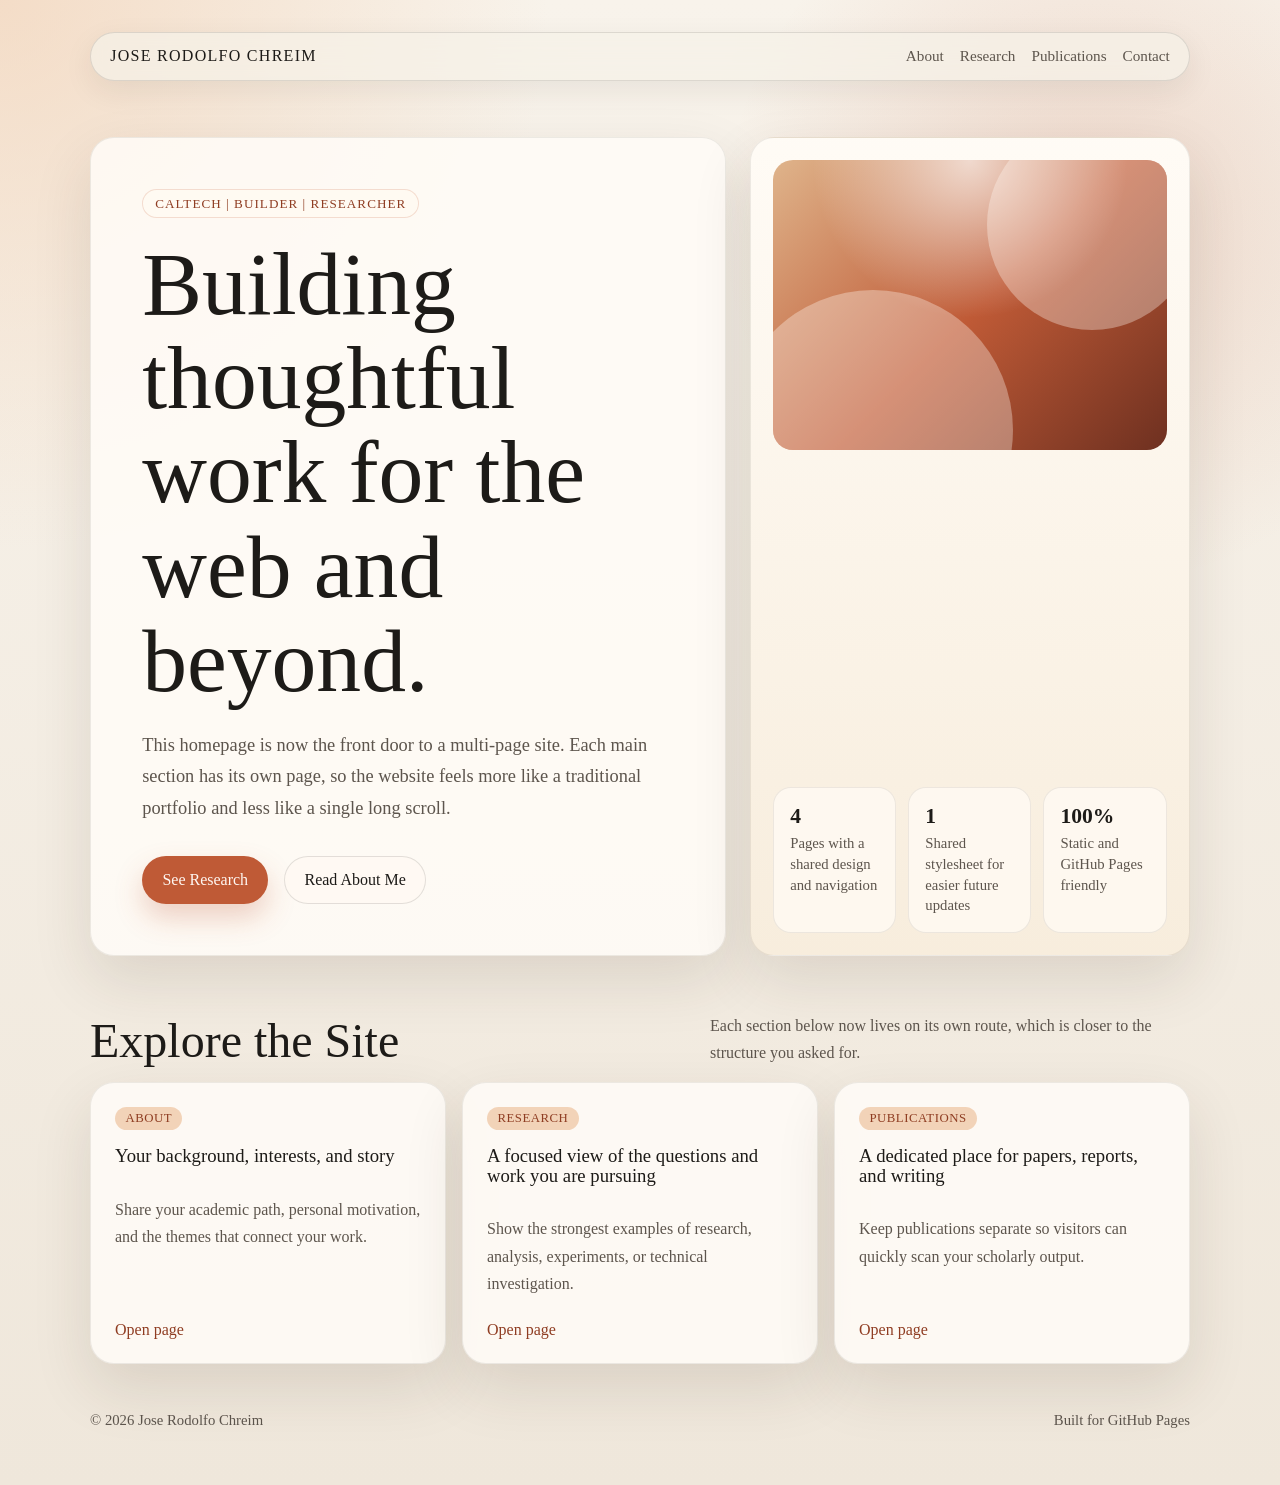
<file: index.html>
<!DOCTYPE html>
<html lang="en">
<head>
  <meta charset="UTF-8">
  <meta name="viewport" content="width=device-width, initial-scale=1.0">
  <meta
    name="description"
    content="Personal website for Jose Rodolfo Chreim featuring research, publications, background, and contact information."
  >
  <title>Jose Rodolfo Chreim</title>
  <link rel="stylesheet" href="/styles.css">
</head>
<body>
  <div class="page-shell">
    <header class="site-header">
      <a class="brand" href="/">Jose Rodolfo Chreim</a>
      <nav class="nav" aria-label="Primary">
        <a href="/about/">About</a>
        <a href="/research/">Research</a>
        <a href="/publications/">Publications</a>
        <a href="/contact/">Contact</a>
      </nav>
    </header>

    <main>
      <section class="hero">
        <div class="panel hero-copy reveal">
          <div class="eyebrow">Caltech | Builder | Researcher</div>
          <h1>Building thoughtful work for the web and beyond.</h1>
          <p>
            This homepage is now the front door to a multi-page site. Each main section has its own
            page, so the website feels more like a traditional portfolio and less like a single long scroll.
          </p>
          <div class="hero-actions">
            <a class="button button-primary" href="/research/">See Research</a>
            <a class="button button-secondary" href="/about/">Read About Me</a>
          </div>
        </div>

        <aside class="panel hero-card reveal reveal-delay-1" aria-label="Highlights">
          <div class="hero-art" role="presentation"></div>
          <div class="metric-strip">
            <div class="metric">
              <strong>4</strong>
              <span>Pages with a shared design and navigation</span>
            </div>
            <div class="metric">
              <strong>1</strong>
              <span>Shared stylesheet for easier future updates</span>
            </div>
            <div class="metric">
              <strong>100%</strong>
              <span>Static and GitHub Pages friendly</span>
            </div>
          </div>
        </aside>
      </section>

      <section>
        <div class="section-heading reveal reveal-delay-1">
          <h2>Explore the Site</h2>
          <p>
            Each section below now lives on its own route, which is closer to the structure you asked for.
          </p>
        </div>
        <div class="projects-grid">
          <article class="panel card project-card reveal reveal-delay-1">
            <span class="project-tag">About</span>
            <h3>Your background, interests, and story</h3>
            <p>
              Share your academic path, personal motivation, and the themes that connect your work.
            </p>
            <div class="project-links">
              <a href="/about/">Open page</a>
            </div>
          </article>

          <article class="panel card project-card reveal reveal-delay-2">
            <span class="project-tag">Research</span>
            <h3>A focused view of the questions and work you are pursuing</h3>
            <p>
              Show the strongest examples of research, analysis, experiments, or technical investigation.
            </p>
            <div class="project-links">
              <a href="/research/">Open page</a>
            </div>
          </article>

          <article class="panel card project-card reveal reveal-delay-3">
            <span class="project-tag">Publications</span>
            <h3>A dedicated place for papers, reports, and writing</h3>
            <p>
              Keep publications separate so visitors can quickly scan your scholarly output.
            </p>
            <div class="project-links">
              <a href="/publications/">Open page</a>
            </div>
          </article>
        </div>
      </section>
    </main>

    <footer class="site-footer">
      <span>&copy; <span id="year"></span> Jose Rodolfo Chreim</span>
      <span>Built for GitHub Pages</span>
    </footer>
  </div>

  <script src="/script.js"></script>
</body>
</html>
</file>
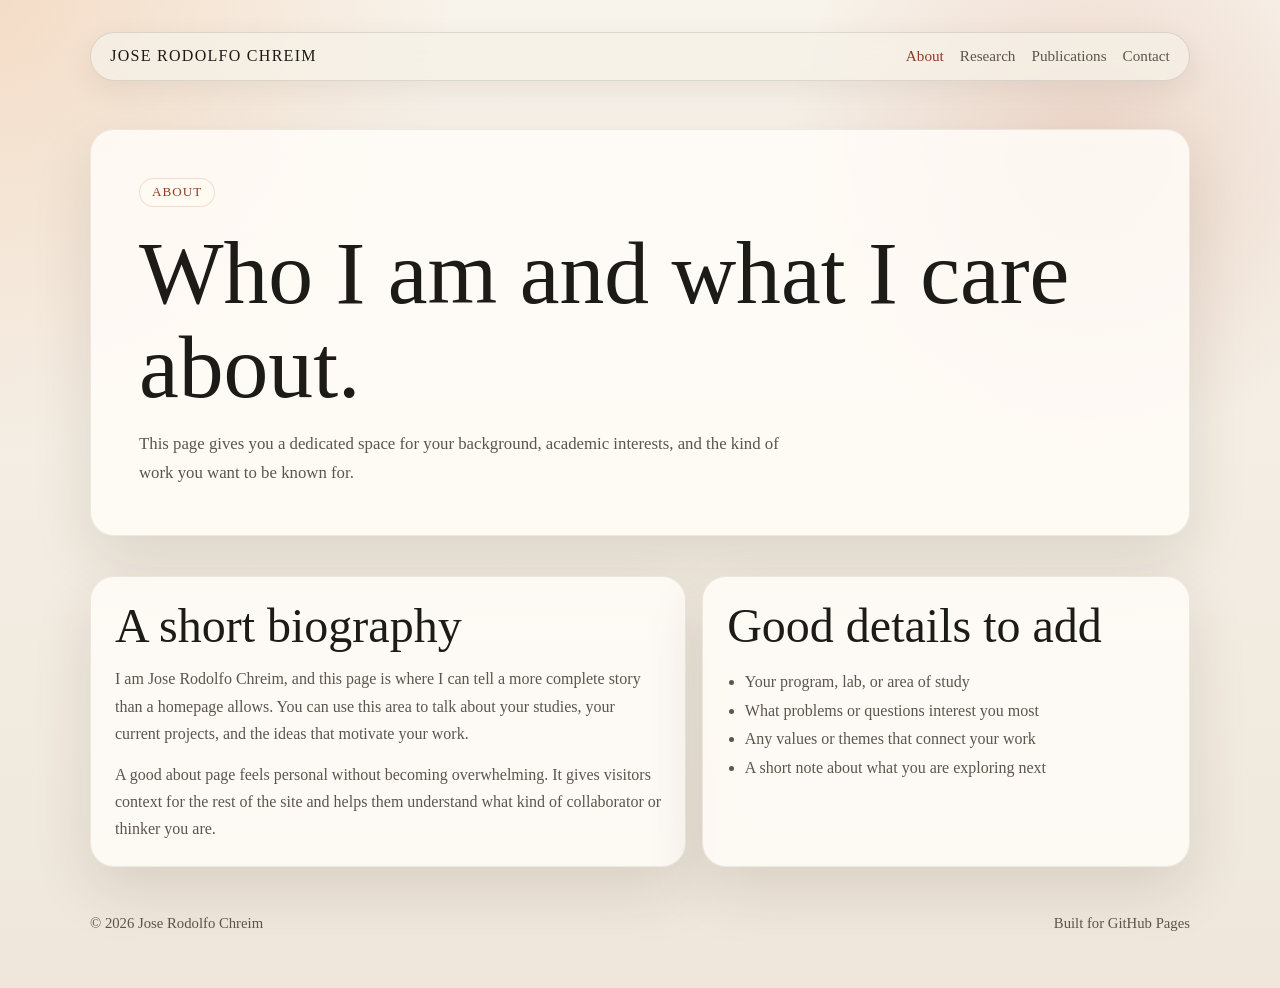
<file: about/index.html>
<!DOCTYPE html>
<html lang="en">
<head>
  <meta charset="UTF-8">
  <meta name="viewport" content="width=device-width, initial-scale=1.0">
  <meta
    name="description"
    content="About Jose Rodolfo Chreim."
  >
  <title>About | Jose Rodolfo Chreim</title>
  <link rel="stylesheet" href="/styles.css">
</head>
<body>
  <div class="page-shell">
    <header class="site-header">
      <a class="brand" href="/">Jose Rodolfo Chreim</a>
      <nav class="nav" aria-label="Primary">
        <a href="/about/">About</a>
        <a href="/research/">Research</a>
        <a href="/publications/">Publications</a>
        <a href="/contact/">Contact</a>
      </nav>
    </header>

    <main>
      <section class="page-intro reveal">
        <div class="panel">
          <div class="eyebrow">About</div>
          <h1>Who I am and what I care about.</h1>
          <p>
            This page gives you a dedicated space for your background, academic interests, and the kind
            of work you want to be known for.
          </p>
        </div>
      </section>

      <section>
        <div class="two-column-grid">
          <article class="panel card reveal reveal-delay-1">
            <h2>A short biography</h2>
            <p>
              I am Jose Rodolfo Chreim, and this page is where I can tell a more complete story than a
              homepage allows. You can use this area to talk about your studies, your current projects,
              and the ideas that motivate your work.
            </p>
            <p>
              A good about page feels personal without becoming overwhelming. It gives visitors context
              for the rest of the site and helps them understand what kind of collaborator or thinker you are.
            </p>
          </article>

          <aside class="panel card reveal reveal-delay-2">
            <h2>Good details to add</h2>
            <ul class="list">
              <li>Your program, lab, or area of study</li>
              <li>What problems or questions interest you most</li>
              <li>Any values or themes that connect your work</li>
              <li>A short note about what you are exploring next</li>
            </ul>
          </aside>
        </div>
      </section>
    </main>

    <footer class="site-footer">
      <span>&copy; <span id="year"></span> Jose Rodolfo Chreim</span>
      <span>Built for GitHub Pages</span>
    </footer>
  </div>

  <script src="/script.js"></script>
</body>
</html>
</file>
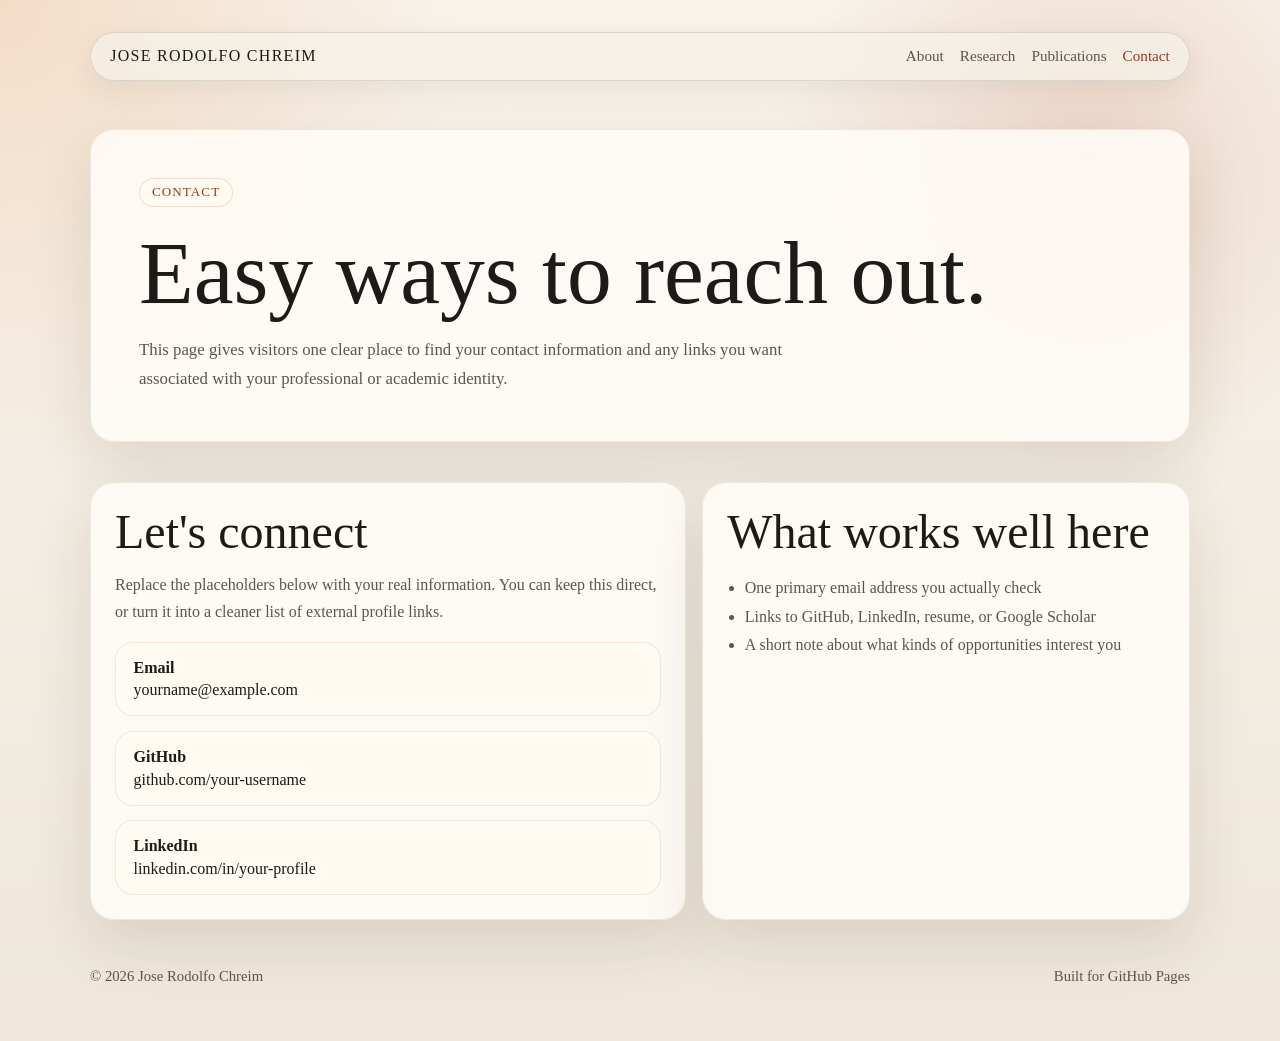
<file: contact/index.html>
<!DOCTYPE html>
<html lang="en">
<head>
  <meta charset="UTF-8">
  <meta name="viewport" content="width=device-width, initial-scale=1.0">
  <meta
    name="description"
    content="Contact Jose Rodolfo Chreim."
  >
  <title>Contact | Jose Rodolfo Chreim</title>
  <link rel="stylesheet" href="/styles.css">
</head>
<body>
  <div class="page-shell">
    <header class="site-header">
      <a class="brand" href="/">Jose Rodolfo Chreim</a>
      <nav class="nav" aria-label="Primary">
        <a href="/about/">About</a>
        <a href="/research/">Research</a>
        <a href="/publications/">Publications</a>
        <a href="/contact/">Contact</a>
      </nav>
    </header>

    <main>
      <section class="page-intro reveal">
        <div class="panel">
          <div class="eyebrow">Contact</div>
          <h1>Easy ways to reach out.</h1>
          <p>
            This page gives visitors one clear place to find your contact information and any links you
            want associated with your professional or academic identity.
          </p>
        </div>
      </section>

      <section>
        <div class="contact-grid">
          <article class="panel card reveal reveal-delay-1">
            <h2>Let&apos;s connect</h2>
            <p>
              Replace the placeholders below with your real information. You can keep this direct, or
              turn it into a cleaner list of external profile links.
            </p>
            <div class="contact-list">
              <div class="contact-item">
                <strong>Email</strong>
                <span>yourname@example.com</span>
              </div>
              <div class="contact-item">
                <strong>GitHub</strong>
                <span>github.com/your-username</span>
              </div>
              <div class="contact-item">
                <strong>LinkedIn</strong>
                <span>linkedin.com/in/your-profile</span>
              </div>
            </div>
          </article>

          <aside class="panel card reveal reveal-delay-2">
            <h2>What works well here</h2>
            <ul class="list">
              <li>One primary email address you actually check</li>
              <li>Links to GitHub, LinkedIn, resume, or Google Scholar</li>
              <li>A short note about what kinds of opportunities interest you</li>
            </ul>
          </aside>
        </div>
      </section>
    </main>

    <footer class="site-footer">
      <span>&copy; <span id="year"></span> Jose Rodolfo Chreim</span>
      <span>Built for GitHub Pages</span>
    </footer>
  </div>

  <script src="/script.js"></script>
</body>
</html>
</file>
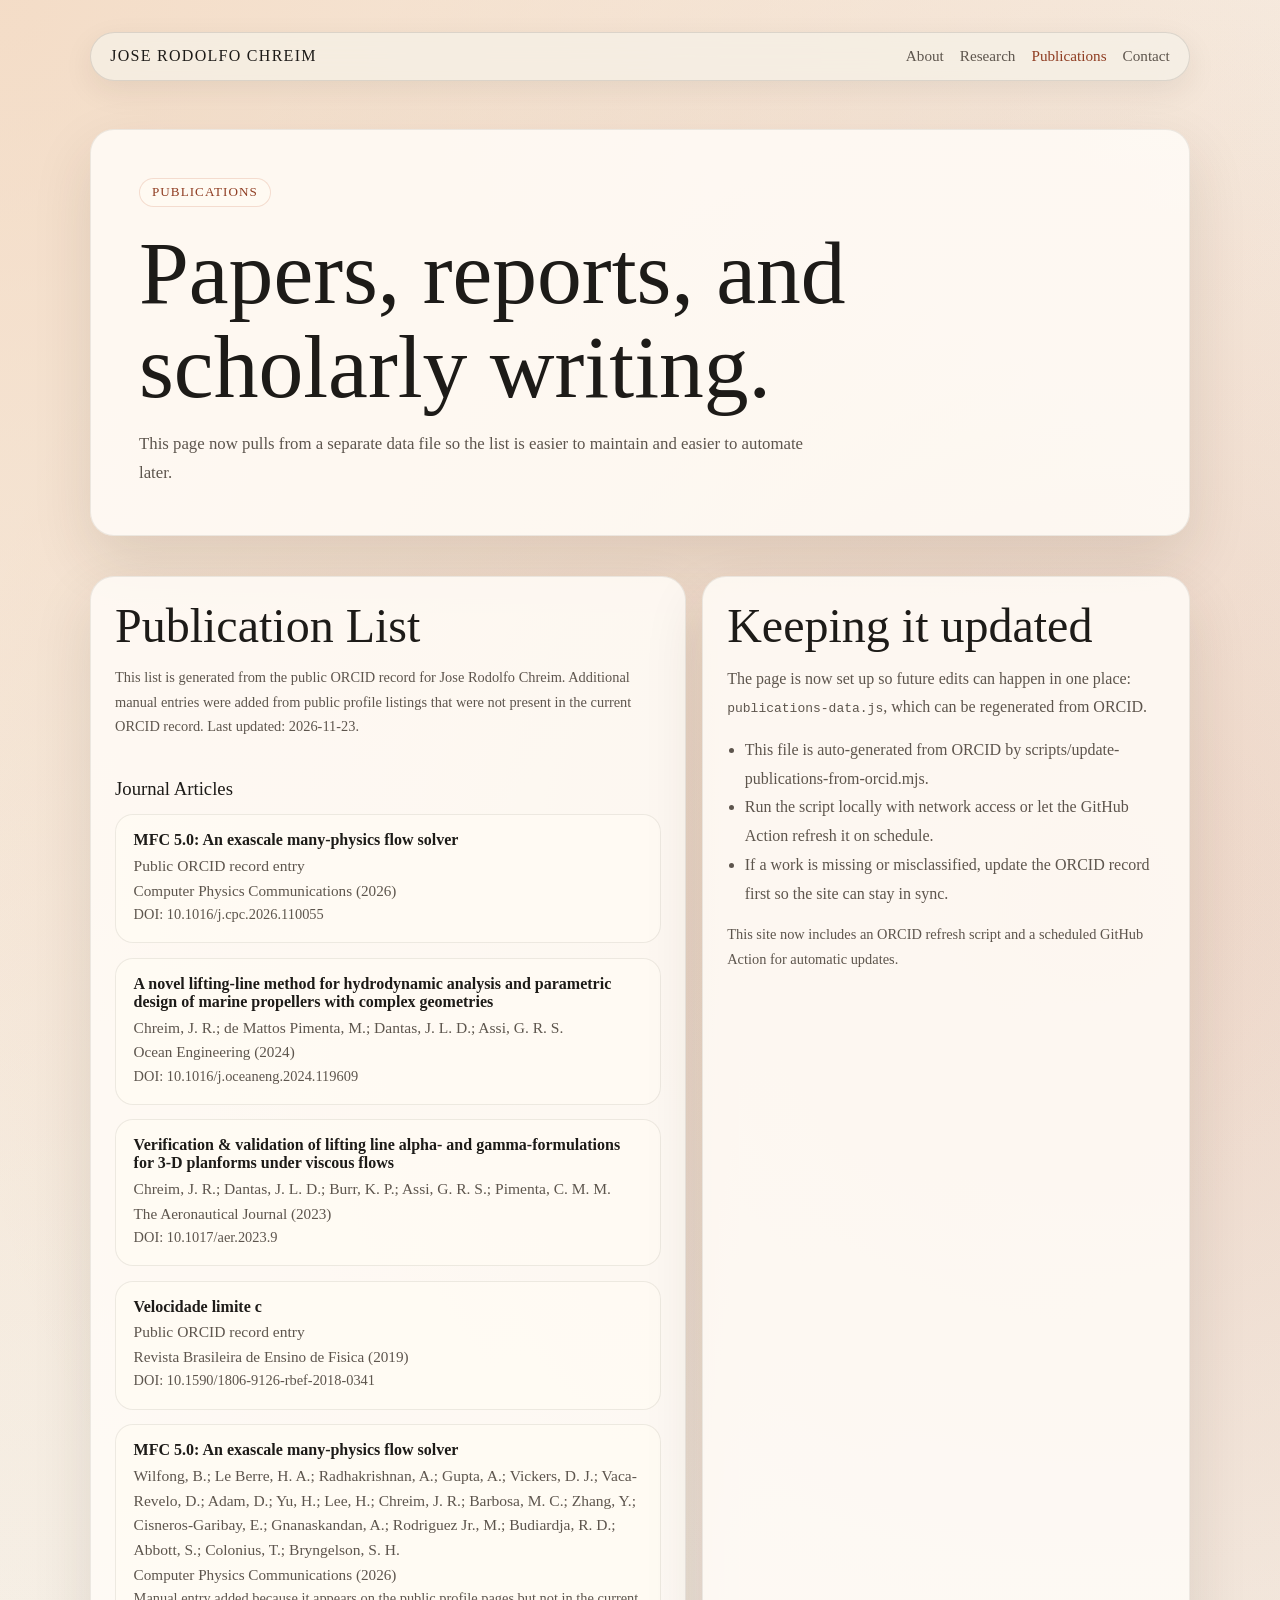
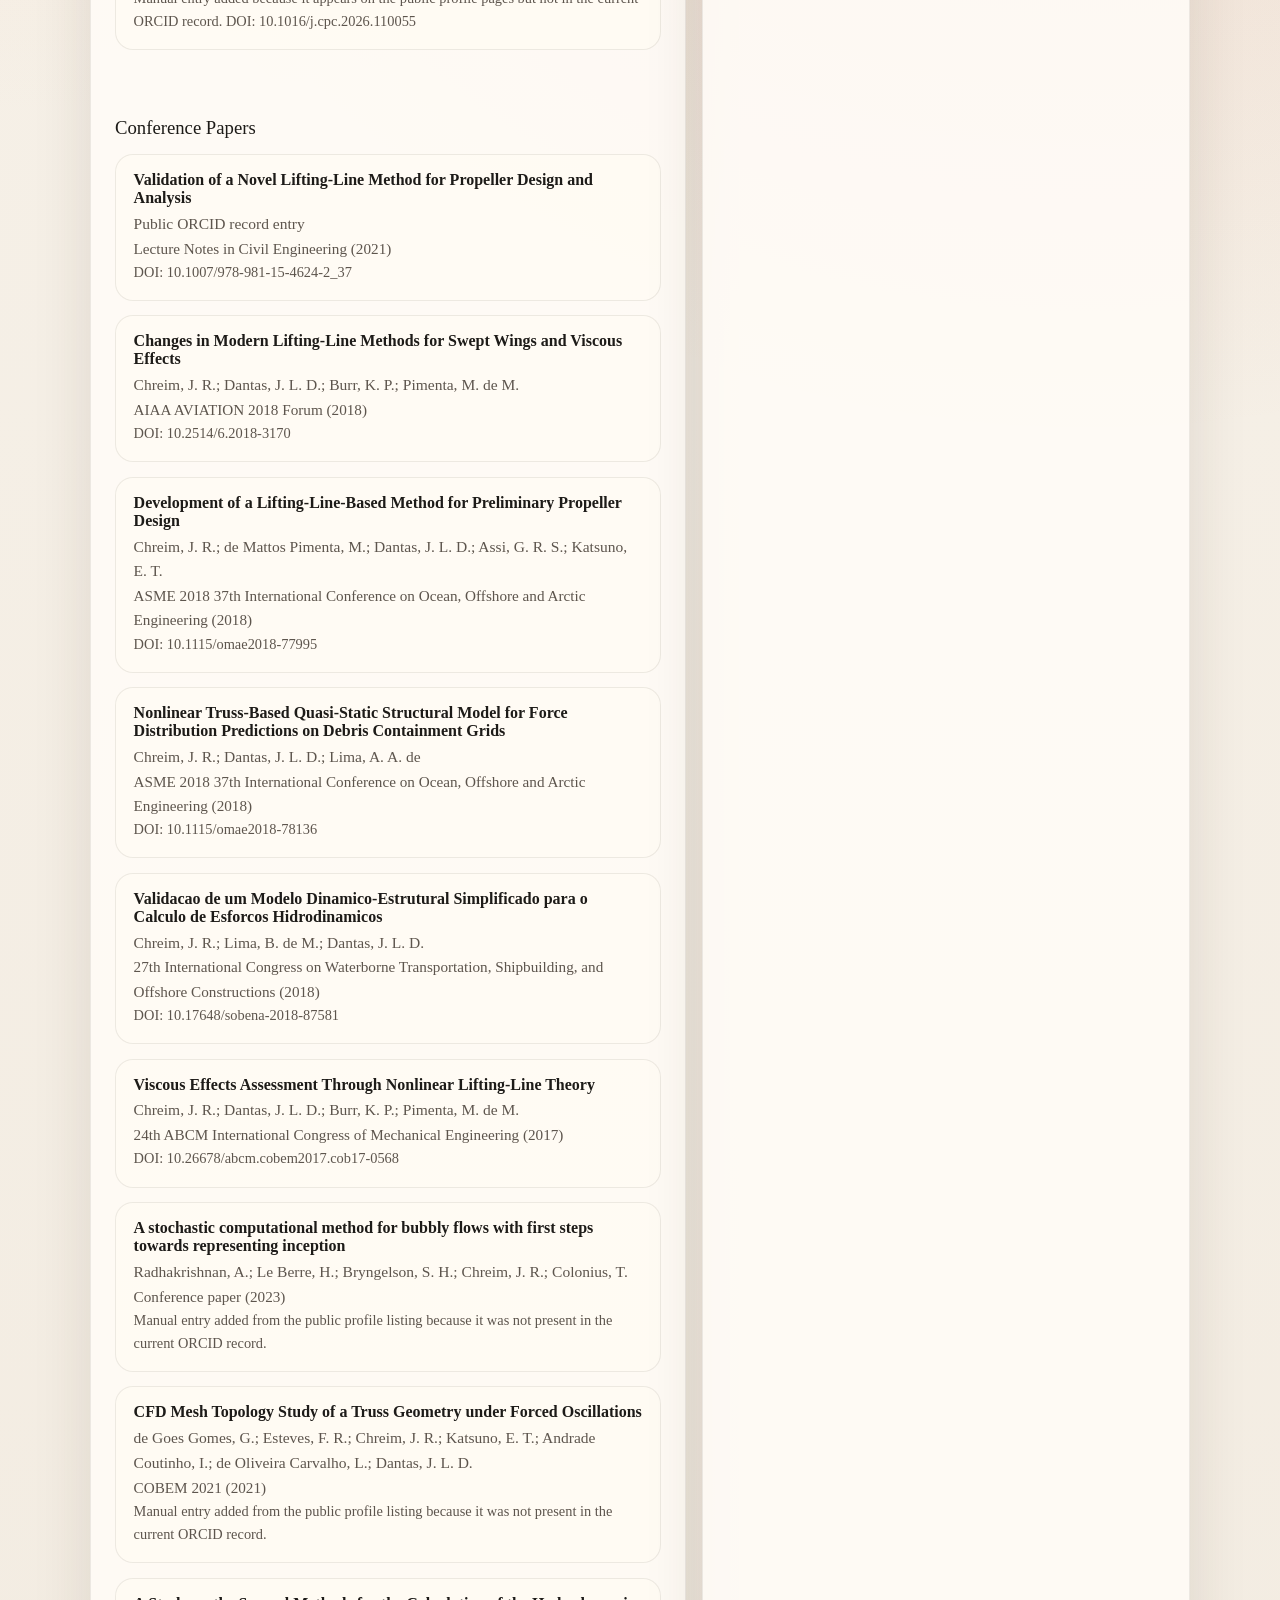
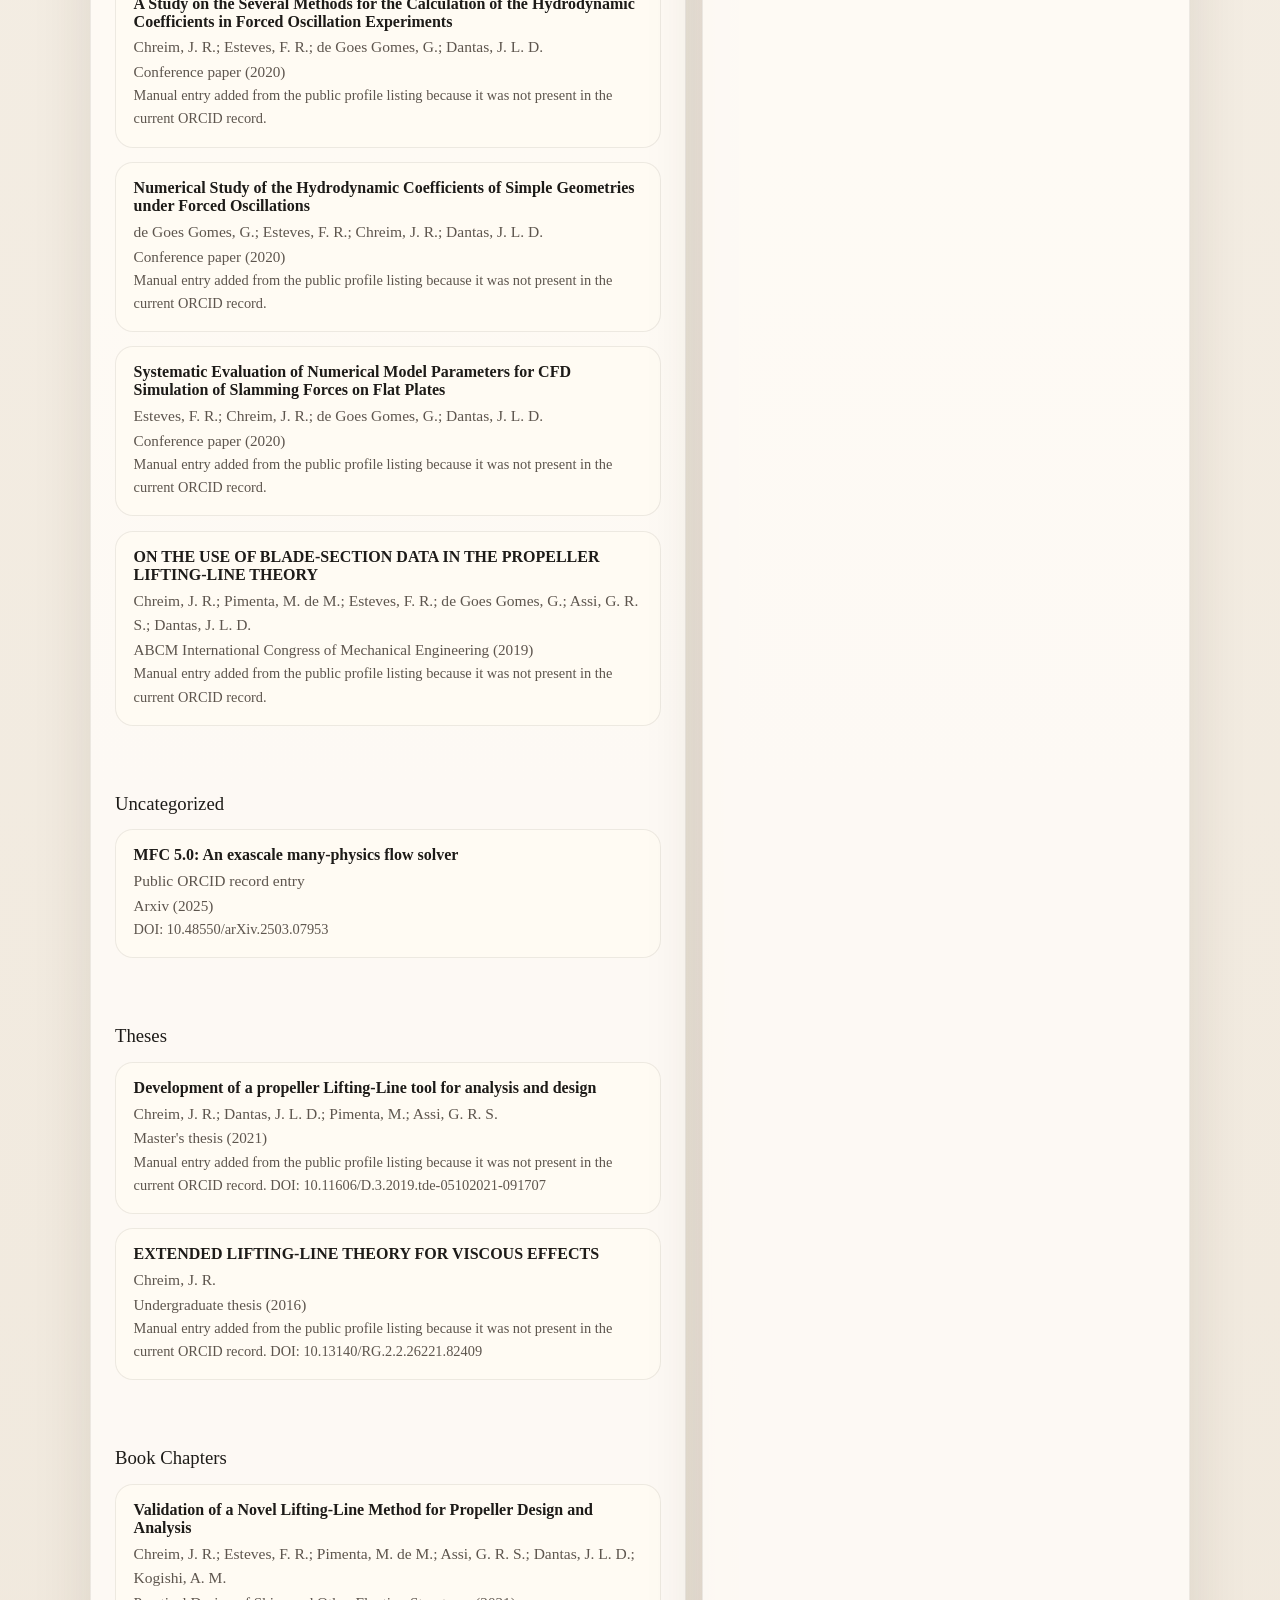
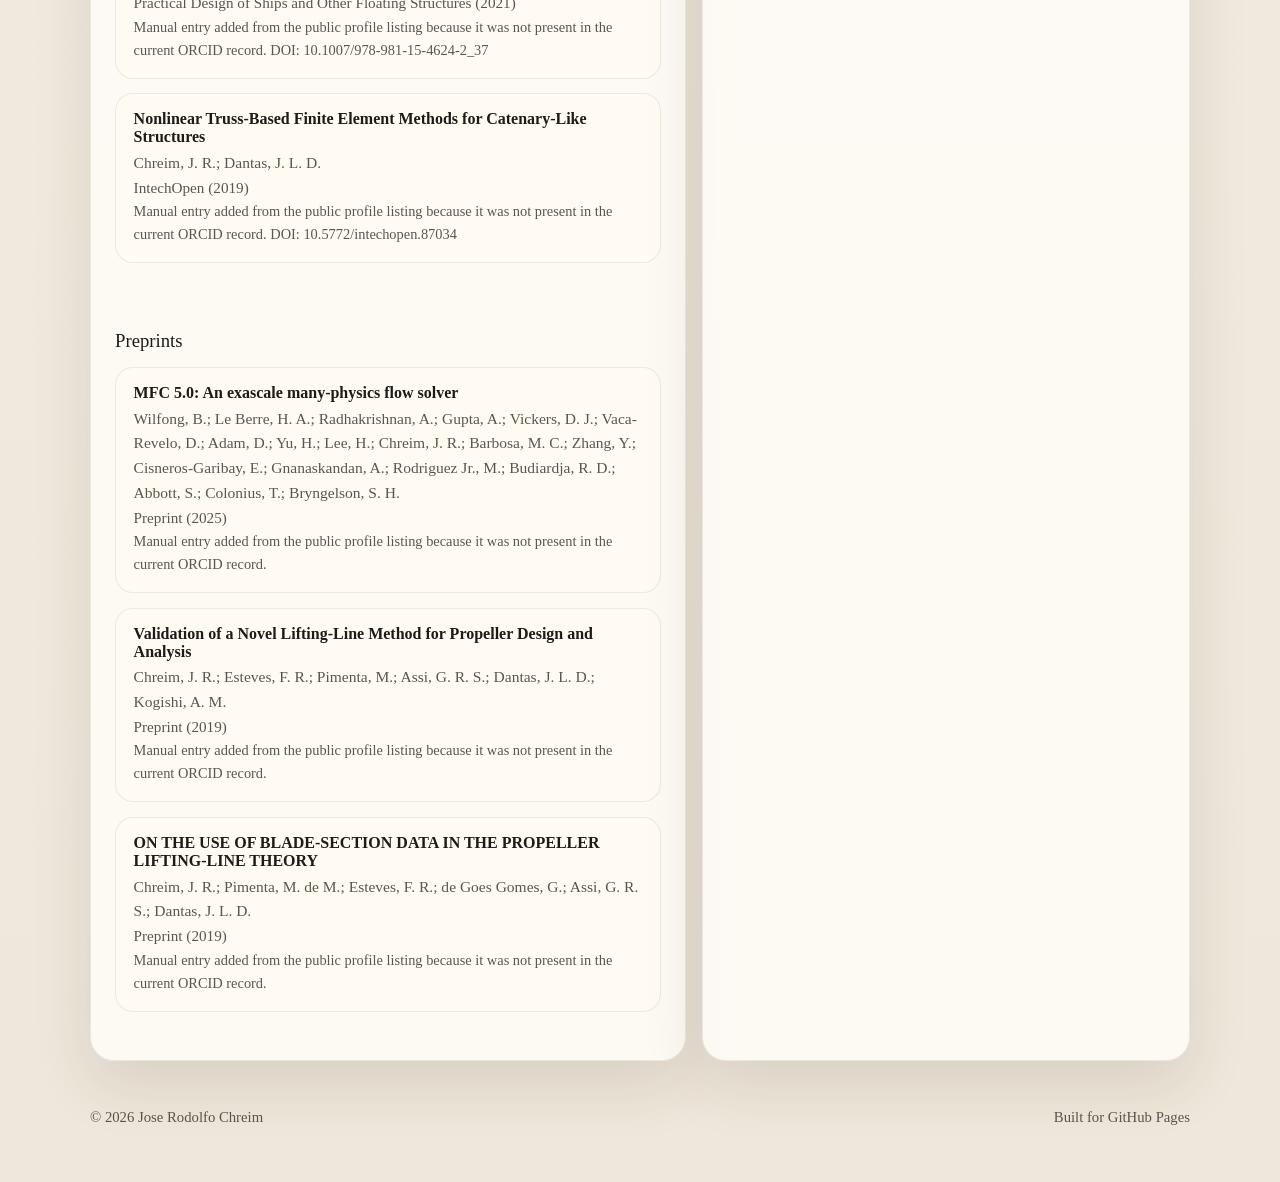
<file: publications/index.html>
<!DOCTYPE html>
<html lang="en">
<head>
  <meta charset="UTF-8">
  <meta name="viewport" content="width=device-width, initial-scale=1.0">
  <meta
    name="description"
    content="Publications by Jose Rodolfo Chreim."
  >
  <title>Publications | Jose Rodolfo Chreim</title>
  <link rel="stylesheet" href="/styles.css">
</head>
<body>
  <div class="page-shell">
    <header class="site-header">
      <a class="brand" href="/">Jose Rodolfo Chreim</a>
      <nav class="nav" aria-label="Primary">
        <a href="/about/">About</a>
        <a href="/research/">Research</a>
        <a href="/publications/">Publications</a>
        <a href="/contact/">Contact</a>
      </nav>
    </header>

    <main>
      <section class="page-intro reveal">
        <div class="panel">
          <div class="eyebrow">Publications</div>
          <h1>Papers, reports, and scholarly writing.</h1>
          <p>
            This page now pulls from a separate data file so the list is easier to maintain and easier to automate later.
          </p>
        </div>
      </section>

      <section>
        <div class="two-column-grid publications-layout">
          <article class="panel card reveal reveal-delay-1">
            <h2>Publication List</h2>
            <p id="publications-source-note" class="small-note"></p>
            <div id="publications-sections" class="publication-sections"></div>
          </article>

          <aside class="panel card reveal reveal-delay-2">
            <h2>Keeping it updated</h2>
            <p>
              The page is now set up so future edits can happen in one place: <code>publications-data.js</code>, which can be regenerated from ORCID.
            </p>
            <ul id="publications-automation-list" class="list"></ul>
            <p class="small-note">
              This site now includes an ORCID refresh script and a scheduled GitHub Action for automatic updates.
            </p>
          </aside>
        </div>
      </section>
    </main>

    <footer class="site-footer">
      <span>&copy; <span id="year"></span> Jose Rodolfo Chreim</span>
      <span>Built for GitHub Pages</span>
    </footer>
  </div>

  <script src="/publications-data.js"></script>
  <script src="/publications-manual.js"></script>
  <script src="/script.js"></script>
</body>
</html>
</file>
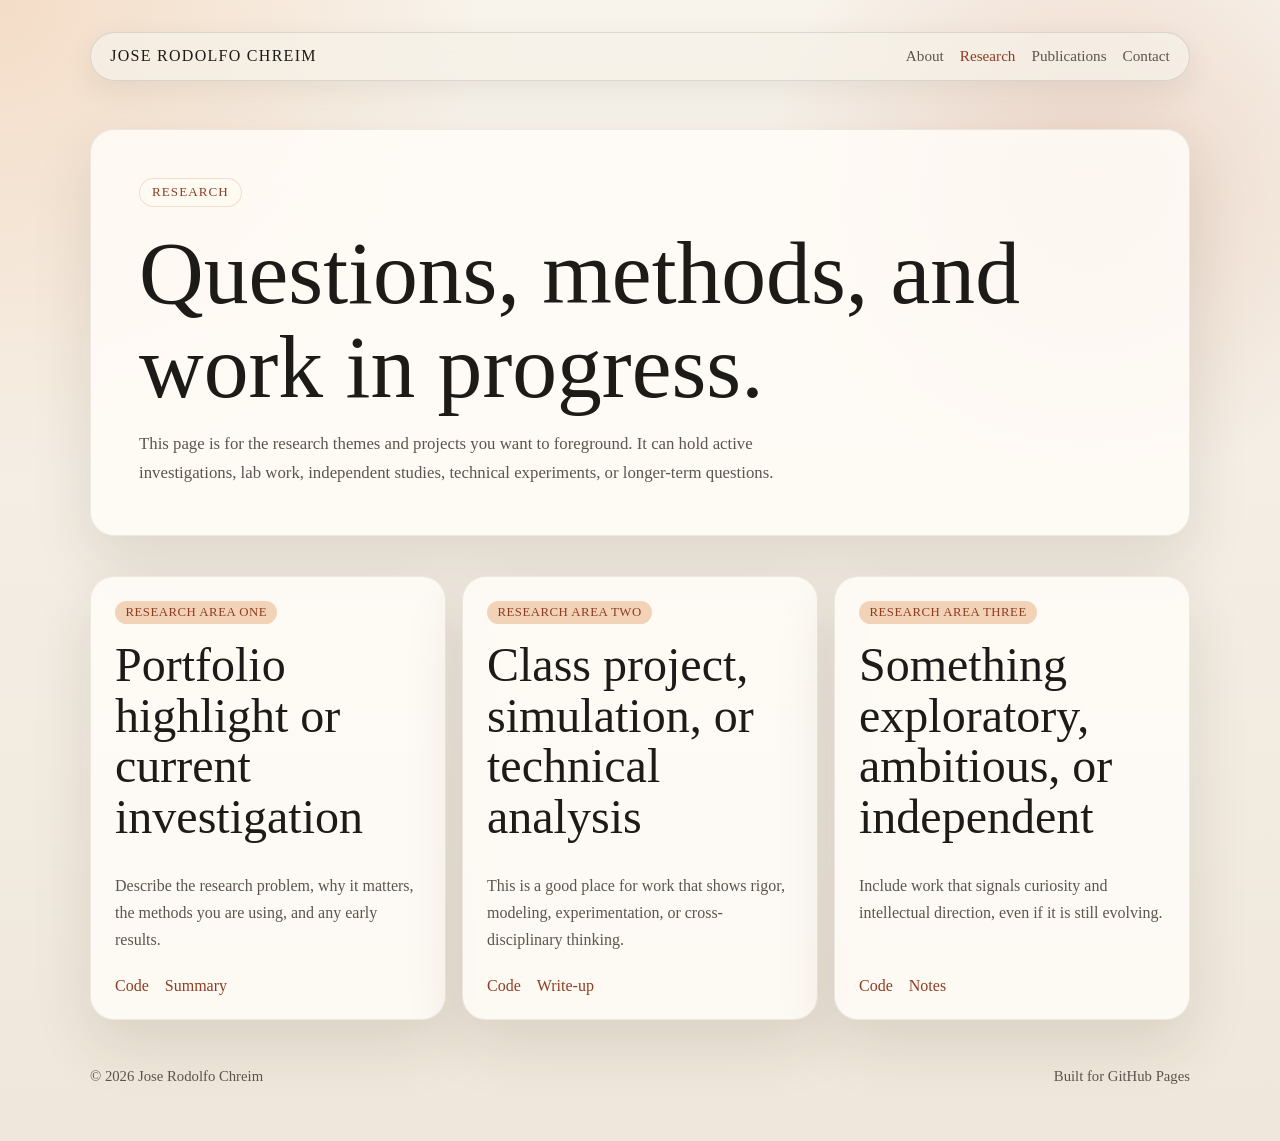
<file: research/index.html>
<!DOCTYPE html>
<html lang="en">
<head>
  <meta charset="UTF-8">
  <meta name="viewport" content="width=device-width, initial-scale=1.0">
  <meta
    name="description"
    content="Research by Jose Rodolfo Chreim."
  >
  <title>Research | Jose Rodolfo Chreim</title>
  <link rel="stylesheet" href="/styles.css">
</head>
<body>
  <div class="page-shell">
    <header class="site-header">
      <a class="brand" href="/">Jose Rodolfo Chreim</a>
      <nav class="nav" aria-label="Primary">
        <a href="/about/">About</a>
        <a href="/research/">Research</a>
        <a href="/publications/">Publications</a>
        <a href="/contact/">Contact</a>
      </nav>
    </header>

    <main>
      <section class="page-intro reveal">
        <div class="panel">
          <div class="eyebrow">Research</div>
          <h1>Questions, methods, and work in progress.</h1>
          <p>
            This page is for the research themes and projects you want to foreground. It can hold active
            investigations, lab work, independent studies, technical experiments, or longer-term questions.
          </p>
        </div>
      </section>

      <section>
        <div class="projects-grid">
          <article class="panel card project-card reveal reveal-delay-1">
            <span class="project-tag">Research Area One</span>
            <h2>Portfolio highlight or current investigation</h2>
            <p>
              Describe the research problem, why it matters, the methods you are using, and any early results.
            </p>
            <div class="project-links">
              <a href="https://github.com/" target="_blank" rel="noreferrer">Code</a>
              <a href="#">Summary</a>
            </div>
          </article>

          <article class="panel card project-card reveal reveal-delay-2">
            <span class="project-tag">Research Area Two</span>
            <h2>Class project, simulation, or technical analysis</h2>
            <p>
              This is a good place for work that shows rigor, modeling, experimentation, or cross-disciplinary thinking.
            </p>
            <div class="project-links">
              <a href="https://github.com/" target="_blank" rel="noreferrer">Code</a>
              <a href="#">Write-up</a>
            </div>
          </article>

          <article class="panel card project-card reveal reveal-delay-3">
            <span class="project-tag">Research Area Three</span>
            <h2>Something exploratory, ambitious, or independent</h2>
            <p>
              Include work that signals curiosity and intellectual direction, even if it is still evolving.
            </p>
            <div class="project-links">
              <a href="https://github.com/" target="_blank" rel="noreferrer">Code</a>
              <a href="#">Notes</a>
            </div>
          </article>
        </div>
      </section>
    </main>

    <footer class="site-footer">
      <span>&copy; <span id="year"></span> Jose Rodolfo Chreim</span>
      <span>Built for GitHub Pages</span>
    </footer>
  </div>

  <script src="/script.js"></script>
</body>
</html>
</file>
<file: styles.css>
:root {
  --bg: #f6f1e8;
  --surface: rgba(255, 252, 247, 0.86);
  --surface-strong: #fffaf2;
  --text: #1d1b18;
  --muted: #5d554d;
  --line: rgba(29, 27, 24, 0.12);
  --accent: #bf5a36;
  --accent-dark: #8f3d22;
  --accent-soft: #f2d3b8;
  --shadow: 0 24px 60px rgba(57, 40, 22, 0.12);
  --max-width: 1100px;
  --radius: 24px;
}

* {
  box-sizing: border-box;
}

html {
  scroll-behavior: smooth;
}

body {
  margin: 0;
  font-family: Georgia, "Times New Roman", serif;
  color: var(--text);
  background:
    radial-gradient(circle at top left, rgba(242, 211, 184, 0.7), transparent 28%),
    radial-gradient(circle at 85% 15%, rgba(191, 90, 54, 0.18), transparent 22%),
    linear-gradient(180deg, #f8f3eb 0%, #efe7db 100%);
  min-height: 100vh;
}

a {
  color: inherit;
  text-decoration: none;
}

img {
  display: block;
  max-width: 100%;
}

.page-shell {
  width: min(calc(100% - 2rem), var(--max-width));
  margin: 0 auto;
  padding: 1.25rem 0 3rem;
}

.site-header {
  position: sticky;
  top: 0;
  z-index: 10;
  display: flex;
  align-items: center;
  justify-content: space-between;
  gap: 1rem;
  margin-top: 0.75rem;
  padding: 0.9rem 1.2rem;
  border: 1px solid var(--line);
  border-radius: 999px;
  background: rgba(246, 241, 232, 0.72);
  backdrop-filter: blur(14px);
  box-shadow: 0 10px 30px rgba(57, 40, 22, 0.08);
}

.brand {
  font-size: 1rem;
  letter-spacing: 0.08em;
  text-transform: uppercase;
}

.nav {
  display: flex;
  flex-wrap: wrap;
  gap: 1rem;
  color: var(--muted);
  font-size: 0.95rem;
}

.nav a:hover,
.nav a:focus-visible,
.brand:hover,
.brand:focus-visible,
.is-active {
  color: var(--accent-dark);
}

.panel {
  border: 1px solid rgba(29, 27, 24, 0.08);
  border-radius: var(--radius);
  background: var(--surface);
  box-shadow: var(--shadow);
}

.hero {
  display: grid;
  grid-template-columns: 1.3fr 0.9fr;
  gap: 1.5rem;
  align-items: stretch;
  padding: 3.5rem 0 2rem;
}

.hero-copy {
  padding: clamp(2rem, 4vw, 4rem);
}

.eyebrow {
  display: inline-flex;
  align-items: center;
  gap: 0.5rem;
  padding: 0.35rem 0.75rem;
  border: 1px solid rgba(191, 90, 54, 0.18);
  border-radius: 999px;
  background: rgba(255, 250, 242, 0.95);
  color: var(--accent-dark);
  font-size: 0.82rem;
  letter-spacing: 0.08em;
  text-transform: uppercase;
}

h1,
h2,
h3 {
  margin: 0;
  font-weight: 500;
  line-height: 1.05;
}

h1 {
  margin-top: 1.2rem;
  font-size: clamp(3rem, 8vw, 5.6rem);
}

h2 {
  font-size: clamp(2rem, 4vw, 3rem);
}

.hero-copy p,
.card p,
.page-intro p,
.section-heading p {
  color: var(--muted);
  line-height: 1.7;
}

.hero-copy p {
  max-width: 38rem;
  margin: 1.4rem 0 0;
  font-size: 1.15rem;
}

.hero-actions,
.project-links {
  display: flex;
  flex-wrap: wrap;
  gap: 1rem;
}

.hero-actions {
  margin-top: 2rem;
}

.button {
  display: inline-flex;
  align-items: center;
  justify-content: center;
  min-height: 3rem;
  padding: 0.8rem 1.2rem;
  border: 1px solid transparent;
  border-radius: 999px;
  transition: transform 160ms ease, box-shadow 160ms ease, border-color 160ms ease;
}

.button:hover,
.button:focus-visible {
  transform: translateY(-2px);
}

.button-primary {
  background: var(--accent);
  color: #fff7f2;
  box-shadow: 0 14px 28px rgba(191, 90, 54, 0.26);
}

.button-secondary {
  border-color: rgba(29, 27, 24, 0.12);
  background: rgba(255, 250, 242, 0.85);
  color: var(--text);
}

.hero-card {
  display: flex;
  flex-direction: column;
  justify-content: space-between;
  padding: 1.4rem;
  background:
    linear-gradient(180deg, rgba(255, 251, 246, 0.95), rgba(247, 236, 220, 0.95)),
    var(--surface-strong);
}

.hero-art {
  position: relative;
  min-height: 290px;
  overflow: hidden;
  border-radius: 20px;
  background:
    radial-gradient(circle at top, rgba(255, 255, 255, 0.7), transparent 45%),
    linear-gradient(135deg, #dfb48b 0%, #bf5a36 52%, #6e3020 100%);
  isolation: isolate;
}

.hero-art::before,
.hero-art::after {
  content: "";
  position: absolute;
  border-radius: 999px;
  background: rgba(255, 250, 242, 0.34);
}

.hero-art::before {
  top: -40px;
  right: -30px;
  width: 210px;
  height: 210px;
}

.hero-art::after {
  bottom: -120px;
  left: -40px;
  width: 280px;
  height: 280px;
}

.metric-strip {
  display: grid;
  grid-template-columns: repeat(3, 1fr);
  gap: 0.75rem;
  margin-top: 1rem;
}

.metric {
  padding: 1rem;
  border: 1px solid rgba(29, 27, 24, 0.08);
  border-radius: 18px;
  background: rgba(255, 250, 242, 0.85);
}

.metric strong {
  display: block;
  margin-bottom: 0.25rem;
  font-size: 1.35rem;
}

.metric span {
  color: var(--muted);
  font-size: 0.92rem;
  line-height: 1.4;
}

section {
  padding: 1.5rem 0;
}

.section-heading {
  display: flex;
  align-items: end;
  justify-content: space-between;
  gap: 1rem;
  margin-bottom: 1rem;
}

.section-heading p {
  max-width: 30rem;
  margin: 0;
}

.page-intro {
  padding: 3rem 0 1rem;
}

.page-intro .panel {
  padding: clamp(1.5rem, 4vw, 3rem);
}

.page-intro p {
  max-width: 42rem;
  margin: 1rem 0 0;
  font-size: 1.05rem;
}

.about-grid,
.projects-grid,
.contact-grid,
.two-column-grid {
  display: grid;
  gap: 1rem;
}

.about-grid,
.contact-grid,
.two-column-grid {
  grid-template-columns: 1.1fr 0.9fr;
}

.projects-grid {
  grid-template-columns: repeat(3, minmax(0, 1fr));
}

.card {
  padding: 1.5rem;
}

.card p {
  margin: 0.85rem 0 0;
}

.project-card {
  display: flex;
  flex-direction: column;
  gap: 1rem;
}

.project-tag {
  width: fit-content;
  padding: 0.25rem 0.65rem;
  border-radius: 999px;
  background: var(--accent-soft);
  color: var(--accent-dark);
  font-size: 0.8rem;
  letter-spacing: 0.04em;
  text-transform: uppercase;
}

.project-links {
  margin-top: auto;
  padding-top: 0.5rem;
  color: var(--accent-dark);
}

.project-links a:hover,
.project-links a:focus-visible {
  text-decoration: underline;
}

.list {
  margin: 1rem 0 0;
  padding-left: 1.1rem;
  color: var(--muted);
  line-height: 1.8;
}

.contact-list {
  display: grid;
  gap: 0.9rem;
  margin-top: 1rem;
}

.contact-item {
  padding: 1rem 1.1rem;
  border: 1px solid rgba(29, 27, 24, 0.08);
  border-radius: 18px;
  background: rgba(255, 250, 242, 0.78);
}

.contact-item strong,
.contact-item span {
  display: block;
}

.contact-item strong {
  margin-bottom: 0.3rem;
}

.contact-item strong a:hover,
.contact-item strong a:focus-visible {
  text-decoration: underline;
}

.publication-sections {
  display: grid;
  gap: 1.25rem;
  margin-top: 1rem;
}

.publication-section h3 {
  margin-bottom: 0.85rem;
}

.publication-entry {
  gap: 0.35rem;
}

.publication-authors,
.publication-meta,
.publication-note,
.small-note {
  color: var(--muted);
  line-height: 1.6;
}

.publication-authors {
  font-size: 0.97rem;
}

.publication-meta {
  font-size: 0.95rem;
}

.publication-note,
.small-note {
  font-size: 0.9rem;
}

.small-note {
  margin-top: 0.9rem;
}

.site-footer {
  display: flex;
  justify-content: space-between;
  gap: 1rem;
  padding: 1.5rem 0 0.5rem;
  color: var(--muted);
  font-size: 0.92rem;
}

.reveal {
  opacity: 0;
  transform: translateY(24px);
  animation: rise 700ms ease forwards;
}

.reveal-delay-1 {
  animation-delay: 120ms;
}

.reveal-delay-2 {
  animation-delay: 220ms;
}

.reveal-delay-3 {
  animation-delay: 320ms;
}

@keyframes rise {
  to {
    opacity: 1;
    transform: translateY(0);
  }
}

@media (max-width: 960px) {
  .hero,
  .about-grid,
  .projects-grid,
  .contact-grid,
  .two-column-grid {
    grid-template-columns: 1fr;
  }

  .hero {
    padding-top: 2rem;
  }
}

@media (max-width: 640px) {
  .page-shell {
    width: min(calc(100% - 1rem), var(--max-width));
  }

  .site-header,
  .section-heading,
  .site-footer {
    flex-direction: column;
    align-items: flex-start;
  }

  .metric-strip {
    grid-template-columns: 1fr;
  }

  h1 {
    font-size: clamp(2.6rem, 16vw, 4rem);
  }

  .hero-copy,
  .hero-card,
  .card,
  .page-intro .panel {
    padding: 1.2rem;
  }
}
</file>
